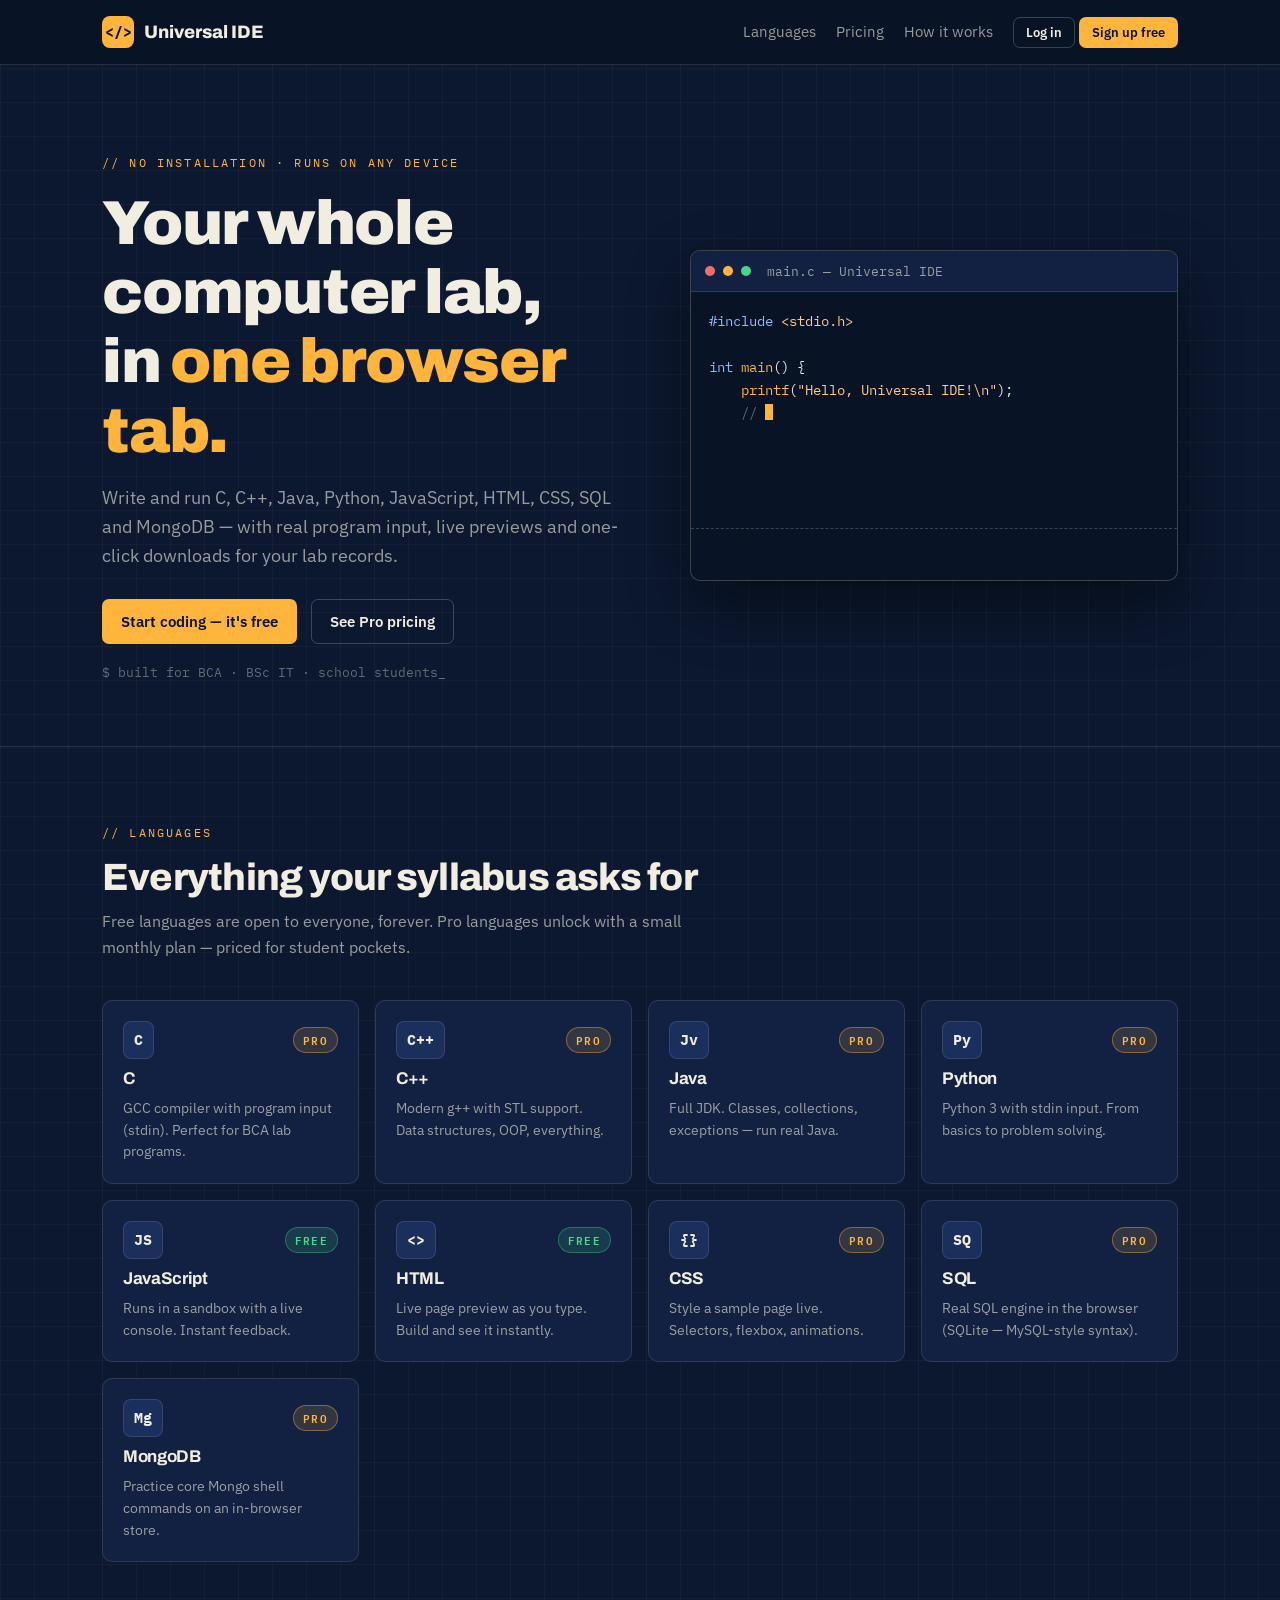
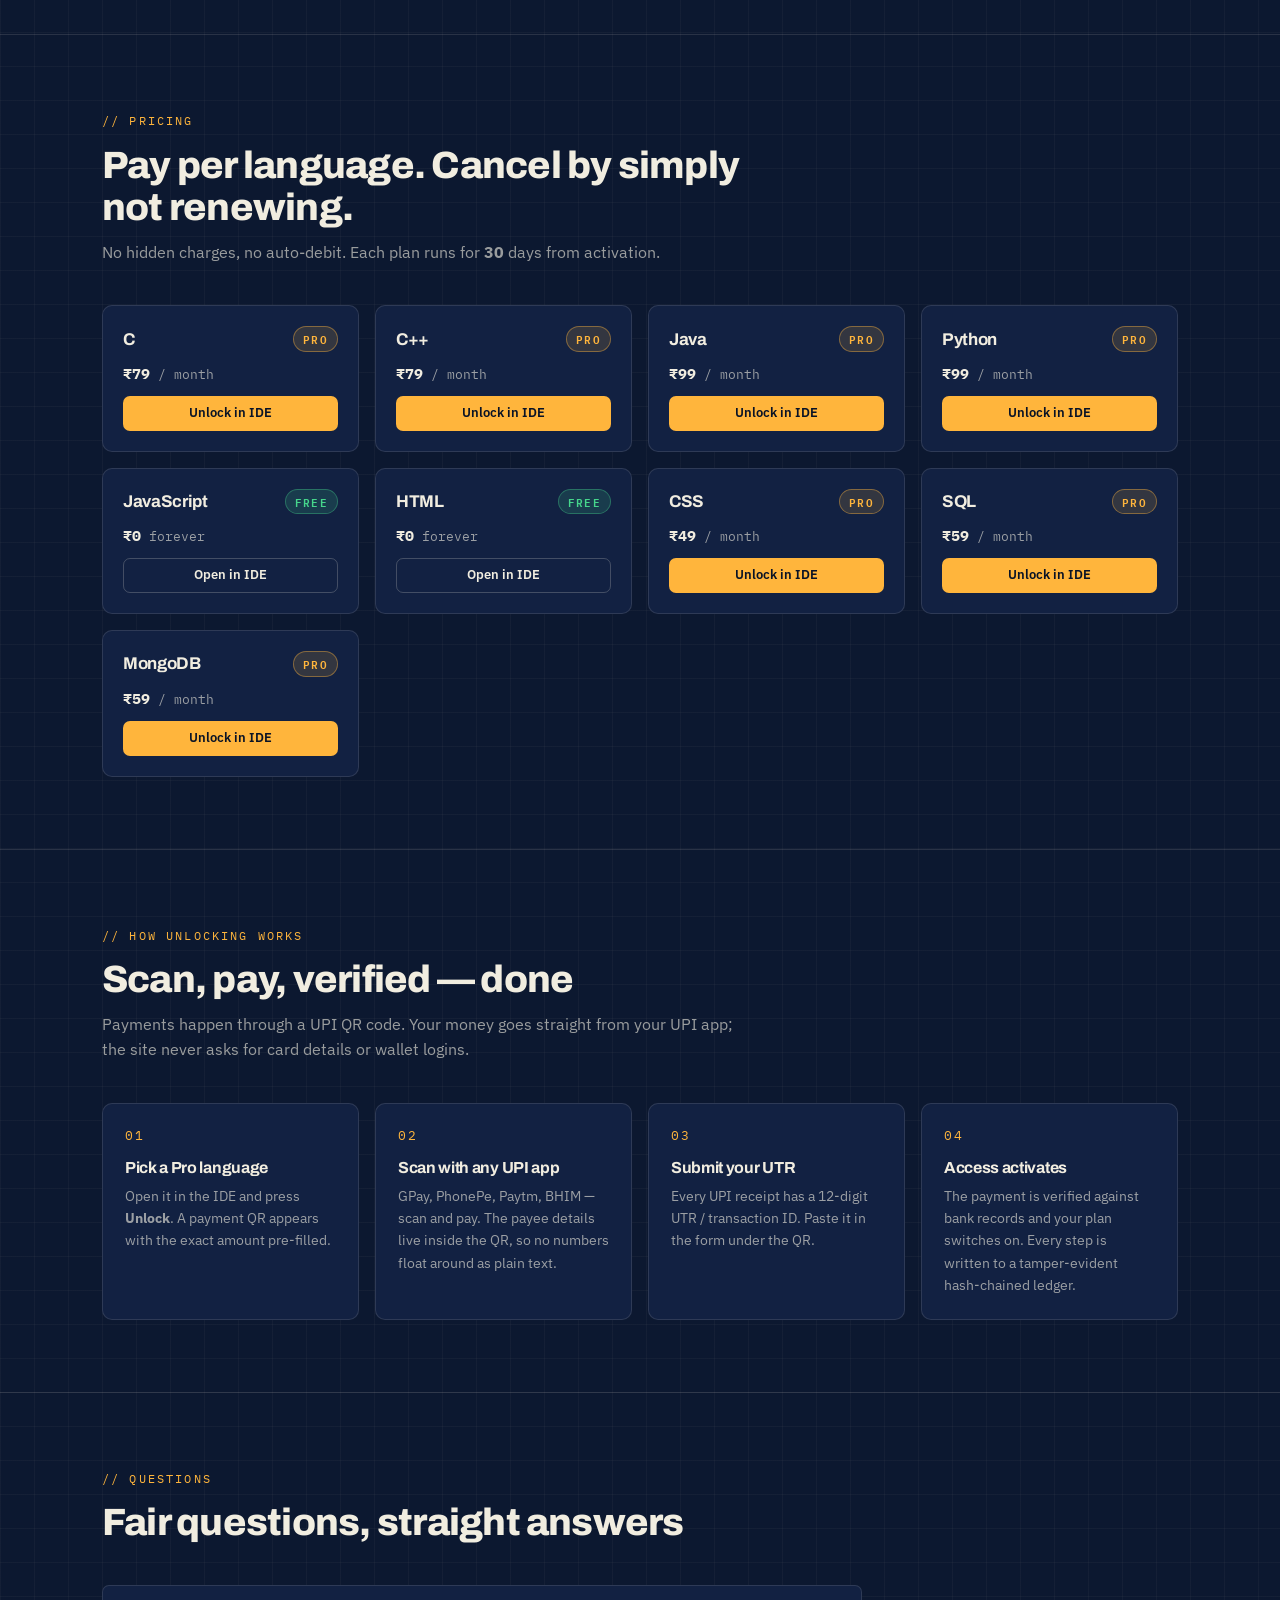
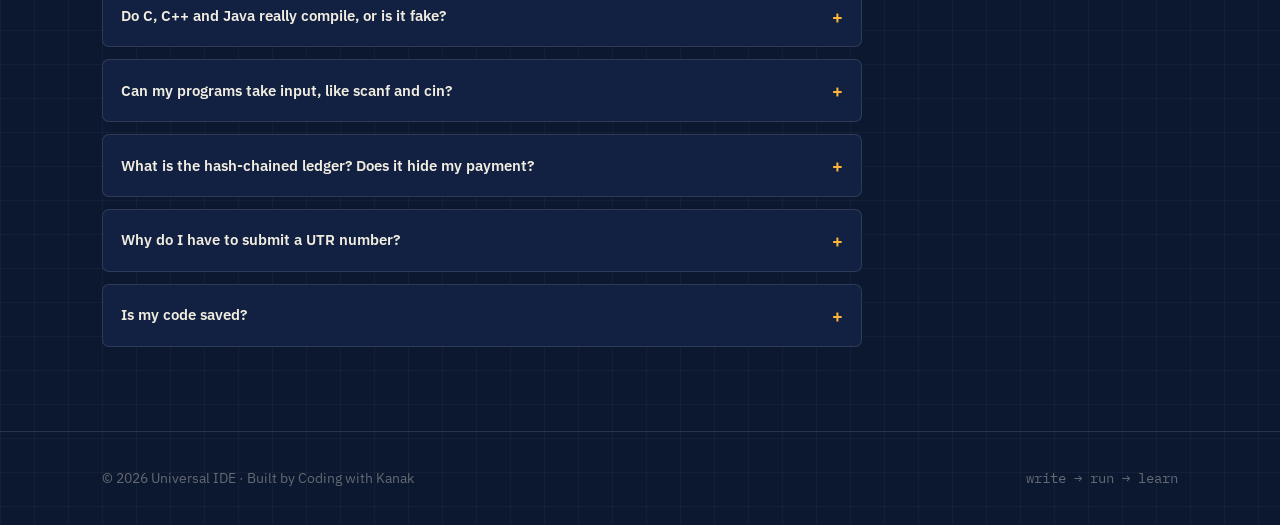
<file: index.html>
<!DOCTYPE html>
<html lang="en">
<head>
<meta charset="UTF-8">
<meta name="viewport" content="width=device-width, initial-scale=1.0">
<title>Universal IDE — write, run and learn code in your browser</title>
<meta name="description" content="A browser IDE for students. C, C++, Java, Python, JavaScript, HTML, CSS, SQL and MongoDB — no installation, runs on any device.">
<link rel="preconnect" href="https://fonts.googleapis.com">
<link rel="preconnect" href="https://fonts.gstatic.com" crossorigin>
<link href="https://fonts.googleapis.com/css2?family=Archivo:wght@600;700;800;900&family=IBM+Plex+Sans:wght@400;500;600&family=IBM+Plex+Mono:wght@400;500;700&display=swap" rel="stylesheet">
<link rel="stylesheet" href="css/style.css">
</head>
<body class="grid-bg">

<header class="site-header">
  <div class="container inner">
    <a class="brand" href="index.html"><span class="logo">&lt;/&gt;</span>Universal IDE</a>
    <nav class="nav-links">
      <a href="#languages" class="hide-m">Languages</a>
      <a href="#pricing" class="hide-m">Pricing</a>
      <a href="#how-pay" class="hide-m">How it works</a>
      <span data-auth="out">
        <button class="btn btn-ghost btn-sm" data-open-auth="login">Log in</button>
        <button class="btn btn-primary btn-sm" data-open-auth="signup">Sign up free</button>
      </span>
      <span data-auth="in" style="display:none">
        <span class="mono" style="color:var(--paper-dim);font-size:13px">Hi, <b id="navUserName" style="color:var(--paper)"></b></span>
        <a class="btn btn-primary btn-sm" href="ide.html" style="margin:0 8px">Open IDE</a>
        <button class="btn btn-ghost btn-sm" data-logout>Log out</button>
      </span>
    </nav>
  </div>
</header>

<!-- ================= HERO ================= -->
<section class="hero">
  <div class="container inner">
    <div>
      <span class="eyebrow">// no installation · runs on any device</span>
      <h1>Your whole computer lab,<br>in <span class="accent">one browser tab.</span></h1>
      <p class="lede">Write and run C, C++, Java, Python, JavaScript, HTML, CSS, SQL and MongoDB — with real program input, live previews and one-click downloads for your lab records.</p>
      <div class="hero-ctas">
        <a class="btn btn-primary" href="ide.html">Start coding — it's free</a>
        <a class="btn btn-ghost" href="#pricing">See Pro pricing</a>
      </div>
      <p class="hero-note">$ built for BCA · BSc IT · school students_</p>
    </div>

    <!-- signature: self-typing editor -->
    <div class="editor-card" aria-hidden="true">
      <div class="titlebar">
        <span class="dot" style="background:#F26D6D"></span>
        <span class="dot" style="background:#FFB53C"></span>
        <span class="dot" style="background:#46D68C"></span>
        <span style="margin-left:8px">main.c — Universal IDE</span>
      </div>
      <pre id="typeTarget"></pre>
      <div class="out" id="typeOut"></div>
    </div>
  </div>
</section>

<!-- ================= LANGUAGES ================= -->
<section class="section" id="languages">
  <div class="container">
    <div class="section-head">
      <span class="eyebrow">// languages</span>
      <h2>Everything your syllabus asks for</h2>
      <p>Free languages are open to everyone, forever. Pro languages unlock with a small monthly plan — priced for student pockets.</p>
    </div>
    <div class="lang-grid" id="langGrid"></div>
  </div>
</section>

<!-- ================= PRICING ================= -->
<section class="section" id="pricing">
  <div class="container">
    <div class="section-head">
      <span class="eyebrow">// pricing</span>
      <h2>Pay per language. Cancel by simply not renewing.</h2>
      <p>No hidden charges, no auto-debit. Each plan runs for <b id="planDaysTxt">30</b> days from activation.</p>
    </div>
    <div class="lang-grid" id="priceGrid"></div>
  </div>
</section>

<!-- ================= PAYMENT FLOW ================= -->
<section class="section" id="how-pay">
  <div class="container">
    <div class="section-head">
      <span class="eyebrow">// how unlocking works</span>
      <h2>Scan, pay, verified — done</h2>
      <p>Payments happen through a UPI QR code. Your money goes straight from your UPI app; the site never asks for card details or wallet logins.</p>
    </div>
    <div class="steps">
      <div class="step"><h3>Pick a Pro language</h3><p>Open it in the IDE and press <b>Unlock</b>. A payment QR appears with the exact amount pre-filled.</p></div>
      <div class="step"><h3>Scan with any UPI app</h3><p>GPay, PhonePe, Paytm, BHIM — scan and pay. The payee details live inside the QR, so no numbers float around as plain text.</p></div>
      <div class="step"><h3>Submit your UTR</h3><p>Every UPI receipt has a 12-digit UTR / transaction ID. Paste it in the form under the QR.</p></div>
      <div class="step"><h3>Access activates</h3><p>The payment is verified against bank records and your plan switches on. Every step is written to a tamper-evident hash-chained ledger.</p></div>
    </div>
  </div>
</section>

<!-- ================= FAQ ================= -->
<section class="section">
  <div class="container">
    <div class="section-head">
      <span class="eyebrow">// questions</span>
      <h2>Fair questions, straight answers</h2>
    </div>
    <div class="faq">
      <details>
        <summary>Do C, C++ and Java really compile, or is it fake?</summary>
        <div class="body">Really compile. Code is sent to an open execution service (Piston) that runs real GCC and the JDK, then the output — including compiler errors — comes back to your screen. You need internet for these languages.</div>
      </details>
      <details>
        <summary>Can my programs take input, like scanf and cin?</summary>
        <div class="body">Yes. There is a Program Input box under the editor — whatever you type there is fed to your program as standard input, exactly like typing into a terminal.</div>
      </details>
      <details>
        <summary>What is the hash-chained ledger? Does it hide my payment?</summary>
        <div class="body">No — and be careful of anyone who claims otherwise. UPI payments always have a bank trail; that is what makes them safe. The ledger does something different: every payment event is chained with SHA-256 hashes, so if any record is edited later, verification fails. It proves records weren't tampered with. What stays private is simpler — the owner's number is never displayed on the site; it lives only inside the QR.</div>
      </details>
      <details>
        <summary>Why do I have to submit a UTR number?</summary>
        <div class="body">The UTR (a 12-digit ID on every UPI receipt) is how your payment is matched to your account and verified against the bank statement before your plan activates. It usually takes a few hours at most.</div>
      </details>
      <details>
        <summary>Is my code saved?</summary>
        <div class="body">Your code auto-saves in your browser per language, and you can download any file with one click — handy for lab record submissions.</div>
      </details>
    </div>
  </div>
</section>

<footer class="site-footer">
  <div class="container inner">
    <span>© <span id="yr"></span> Universal IDE · Built by Coding with Kanak</span>
    <span class="mono">write → run → learn</span>
  </div>
</footer>

<!-- ================= AUTH MODAL ================= -->
<div class="modal-backdrop" id="authModal">
  <div class="modal">
    <button class="x" onclick="UIDE.closeModal('authModal')" aria-label="Close">×</button>
    <h3>Welcome</h3>
    <p class="sub">One account works across every language.</p>
    <div style="display:flex;gap:8px;margin-bottom:18px">
      <button id="tabLogin" class="btn btn-primary btn-sm" onclick="switchAuthTab('login')">Log in</button>
      <button id="tabSignup" class="btn btn-ghost btn-sm" onclick="switchAuthTab('signup')">Sign up</button>
    </div>

    <form id="loginForm">
      <div class="field"><label>Email</label><input name="email" type="email" required autocomplete="email"></div>
      <div class="field"><label>Password</label><input name="password" type="password" required autocomplete="current-password"></div>
      <div class="form-err" id="loginErr"></div>
      <button class="btn btn-primary" style="width:100%">Log in</button>
    </form>

    <form id="signupForm" style="display:none">
      <div class="field"><label>Full name</label><input name="name" type="text" required autocomplete="name"></div>
      <div class="field"><label>Email</label><input name="email" type="email" required autocomplete="email"></div>
      <div class="field"><label>Password (min 6 characters)</label><input name="password" type="password" required minlength="6" autocomplete="new-password"></div>
      <div class="form-err" id="signupErr"></div>
      <button class="btn btn-primary" style="width:100%">Create free account</button>
    </form>
  </div>
</div>

<script src="js/core.js"></script>
<script>
document.addEventListener('DOMContentLoaded', () => {
  document.getElementById('yr').textContent = new Date().getFullYear();
  const s = UIDE.getSettings();
  document.getElementById('planDaysTxt').textContent = s.planDays || 30;

  /* language + pricing grids from live settings */
  const langGrid = document.getElementById('langGrid');
  const priceGrid = document.getElementById('priceGrid');
  for (const l of s.languages) {
    langGrid.insertAdjacentHTML('beforeend', `
      <div class="lang-card">
        <div class="top"><span class="glyph">${UIDE.esc(l.glyph)}</span>
          ${l.free ? '<span class="chip chip-free">Free</span>' : '<span class="chip chip-pro">Pro</span>'}</div>
        <h3>${UIDE.esc(l.name)}</h3>
        <p class="desc">${UIDE.esc(l.desc)}</p>
      </div>`);
    priceGrid.insertAdjacentHTML('beforeend', `
      <div class="lang-card">
        <div class="top"><h3>${UIDE.esc(l.name)}</h3>
          ${l.free ? '<span class="chip chip-free">Free</span>' : '<span class="chip chip-pro">Pro</span>'}</div>
        <p class="price">${l.free ? '<b>₹0</b> forever' : '<b>' + UIDE.inr(l.price) + '</b> / month'}</p>
        <a class="btn ${l.free ? 'btn-ghost' : 'btn-primary'} btn-sm" href="ide.html" style="margin-top:auto">
          ${l.free ? 'Open in IDE' : 'Unlock in IDE'}</a>
      </div>`);
  }

  /* signature hero: self-typing C program */
  const CODE = [
    ['tok-k','#include'],[null,' '],['tok-s','<stdio.h>'],[null,'\n\n'],
    ['tok-k','int'],[null,' '],['tok-f','main'],[null,'() {\n    '],
    ['tok-f','printf'],[null,'('],['tok-s','"Hello, Universal IDE!\\n"'],[null,');\n    '],
    ['tok-c','// every language, one tab'],[null,'\n    '],
    ['tok-k','return'],[null,' 0;\n}']
  ];
  const target = document.getElementById('typeTarget');
  const outEl = document.getElementById('typeOut');
  const reduced = matchMedia('(prefers-reduced-motion: reduce)').matches;

  function renderInstant(){
    target.innerHTML = CODE.map(([c,t]) => c ? `<span class="${c}">${UIDE.esc(t)}</span>` : UIDE.esc(t)).join('');
    outEl.innerHTML = '$ ./main<br>Hello, Universal IDE!';
  }
  if (reduced) { renderInstant(); }
  else {
    let seg = 0, pos = 0, html = '';
    (function tick(){
      if (seg >= CODE.length) {
        target.innerHTML = html;
        setTimeout(() => { outEl.innerHTML = '$ ./main'; }, 350);
        setTimeout(() => { outEl.innerHTML = '$ ./main<br>Hello, Universal IDE!'; }, 900);
        return;
      }
      const [cls, text] = CODE[seg];
      pos++;
      const done = text.slice(0, pos);
      const cur = cls ? `<span class="${cls}">${UIDE.esc(done)}</span>` : UIDE.esc(done);
      target.innerHTML = html + cur + '<span class="caret"></span>';
      if (pos >= text.length) { html += cur; seg++; pos = 0; }
      setTimeout(tick, 26);
    })();
  }
});
</script>
</body>
</html>
</file>
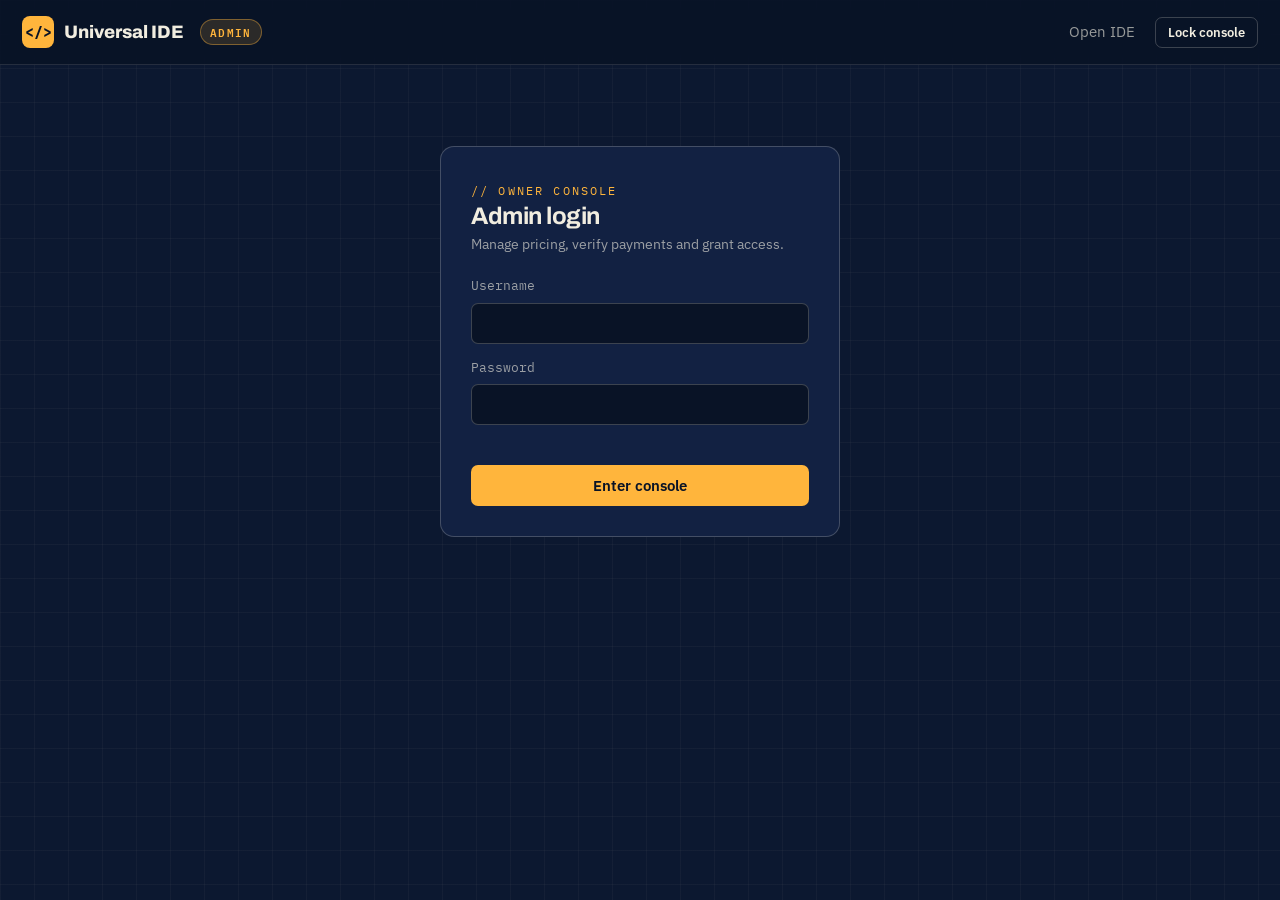
<file: admin.html>
<!DOCTYPE html>
<html lang="en">
<head>
<meta charset="UTF-8">
<meta name="viewport" content="width=device-width, initial-scale=1.0">
<title>Admin — Universal IDE</title>
<meta name="robots" content="noindex,nofollow">
<link rel="preconnect" href="https://fonts.googleapis.com">
<link rel="preconnect" href="https://fonts.gstatic.com" crossorigin>
<link href="https://fonts.googleapis.com/css2?family=Archivo:wght@700;800;900&family=IBM+Plex+Sans:wght@400;500;600&family=IBM+Plex+Mono:wght@400;500;700&display=swap" rel="stylesheet">
<link rel="stylesheet" href="css/style.css">
</head>
<body class="grid-bg">

<header class="site-header">
  <div class="container inner" style="max-width:100%">
    <a class="brand" href="index.html"><span class="logo">&lt;/&gt;</span>Universal IDE <span class="chip chip-pro" style="margin-left:6px">Admin</span></a>
    <nav class="nav-links">
      <a href="ide.html" class="hide-m">Open IDE</a>
      <button class="btn btn-ghost btn-sm" id="adminLogout">Lock console</button>
    </nav>
  </div>
</header>

<!-- ---------- login gate ---------- -->
<div id="adminLoginWrap">
  <div class="admin-login">
    <span class="eyebrow">// owner console</span>
    <h2>Admin login</h2>
    <p class="sub">Manage pricing, verify payments and grant access.</p>
    <form id="adminLoginForm">
      <div class="field"><label>Username</label><input name="username" required autocomplete="username"></div>
      <div class="field"><label>Password</label><input name="password" type="password" required autocomplete="current-password"></div>
      <div class="form-err" id="adminErr"></div>
      <button class="btn btn-primary" style="width:100%">Enter console</button>
    </form>
  </div>
</div>

<!-- ---------- console ---------- -->
<div class="admin-shell" id="adminShell" style="display:none">
  <nav class="admin-nav">
    <button data-tab="dash" class="active">▦ Dashboard</button>
    <button data-tab="langs">⌨ Languages</button>
    <button data-tab="pays">₹ Payments</button>
    <button data-tab="users">👥 Users</button>
    <button data-tab="ledger">⛓ Ledger</button>
    <button data-tab="settings">⚙ Settings</button>
  </nav>

  <div class="admin-body">

    <!-- DASHBOARD -->
    <section class="admin-tab" id="tab-dash">
      <h2>Dashboard</h2>
      <p class="sub">A quick pulse of the whole platform.</p>
      <div class="stat-grid">
        <div class="stat"><div class="k">Students</div><div class="v" id="stUsers">0</div></div>
        <div class="stat"><div class="k">Active subscriptions</div><div class="v green" id="stSubs">0</div></div>
        <div class="stat"><div class="k">Pending payments</div><div class="v gold" id="stPending">0</div></div>
        <div class="stat"><div class="k">Approved revenue</div><div class="v gold" id="stRevenue">₹0</div></div>
      </div>
      <h3 style="margin:6px 0 12px;font-size:16px">Recent payments</h3>
      <table class="tbl">
        <thead><tr><th>User</th><th>Language</th><th>Amount</th><th>Status</th><th>When</th></tr></thead>
        <tbody id="dashRecent"></tbody>
      </table>
    </section>

    <!-- LANGUAGES -->
    <section class="admin-tab" id="tab-langs" style="display:none">
      <h2>Languages</h2>
      <p class="sub">Flip any language between Free and Paid, and set its monthly price. Changes apply instantly across the site.</p>
      <table class="tbl">
        <thead><tr><th>Language</th><th>Free?</th><th>Price (₹/month)</th><th>Currently</th></tr></thead>
        <tbody id="langRows"></tbody>
      </table>
    </section>

    <!-- PAYMENTS -->
    <section class="admin-tab" id="tab-pays" style="display:none">
      <h2>Payments</h2>
      <p class="sub">Match each UTR against your UPI app / bank statement, then approve. Approving activates the plan immediately.</p>
      <table class="tbl">
        <thead><tr><th>User</th><th>Language</th><th>Amount</th><th>UTR</th><th>Submitted</th><th>Status</th><th>Action</th></tr></thead>
        <tbody id="payRows"></tbody>
      </table>
    </section>

    <!-- USERS -->
    <section class="admin-tab" id="tab-users" style="display:none">
      <h2>Users</h2>
      <p class="sub">Grant free access to any student for any duration — for toppers, friends, or promotions.</p>

      <form id="grantForm" style="display:flex;gap:10px;flex-wrap:wrap;align-items:flex-end;margin-bottom:22px">
        <div class="field" style="margin:0;min-width:220px"><label>Student</label><select id="grantUser"></select></div>
        <div class="field" style="margin:0;min-width:160px"><label>Language</label><select id="grantLang"></select></div>
        <div class="field" style="margin:0;width:110px"><label>Days</label><input id="grantDays" type="number" min="1" value="7"></div>
        <button class="btn btn-primary">Grant free access</button>
      </form>

      <table class="tbl">
        <thead><tr><th>Student</th><th>Joined</th><th>Active plans</th><th>Actions</th></tr></thead>
        <tbody id="userRows"></tbody>
      </table>
    </section>

    <!-- LEDGER -->
    <section class="admin-tab" id="tab-ledger" style="display:none">
      <h2>Payment ledger</h2>
      <p class="sub">Every payment event is a block chained by SHA-256 hashes — edit anything and verification breaks. <b><span id="chainCount">0</span></b> block(s) recorded.</p>
      <div style="display:flex;gap:12px;align-items:center;margin-bottom:16px;flex-wrap:wrap">
        <button class="btn btn-primary btn-sm" id="verifyChainBtn">Verify chain integrity</button>
        <span id="verifyResult"></span>
      </div>
      <div id="chainBlocks"></div>
    </section>

    <!-- SETTINGS -->
    <section class="admin-tab" id="tab-settings" style="display:none">
      <h2>Settings</h2>
      <p class="sub">The UPI ID below is embedded into payment QR codes only — it is never printed on any public page.</p>
      <form id="settingsForm" style="max-width:440px">
        <div class="field">
          <label>UPI ID (VPA) — e.g. 7257864300@ybl / name@paytm</label>
          <input name="upiVpa" required>
        </div>
        <div class="field"><label>Payee name (shows in the payer's UPI app)</label><input name="payeeName" required></div>
        <div class="field"><label>Plan duration (days per payment)</label><input name="planDays" type="number" min="1" required></div>
        <button class="btn btn-primary">Save settings</button>
      </form>
    </section>

  </div>
</div>

<script src="js/core.js"></script>
<script src="js/admin.js"></script>
</body>
</html>
</file>
<file: css/style.css>
/* ============================================================
   UNIVERSAL IDE — design system
   Palette: deep ink-navy canvas (a nod to the classic Turbo C++
   blue), aged-paper text, marigold accent for PRO/CTA,
   green reserved for "run/success" semantics only.
   Type: Archivo (display) · IBM Plex Sans (body) · IBM Plex Mono (code/labels)
   ============================================================ */

:root{
  --navy-950:#091326;
  --navy-900:#0C1830;
  --navy-800:#122142;
  --navy-700:#1B2F5C;
  --navy-650:#22396E;
  --paper:#F1EDE0;
  --paper-dim:rgba(241,237,224,.62);
  --paper-faint:rgba(241,237,224,.38);
  --line:rgba(241,237,224,.12);
  --line-strong:rgba(241,237,224,.22);
  --marigold:#FFB53C;
  --marigold-deep:#E89A18;
  --run:#46D68C;
  --danger:#F26D6D;
  --info:#6FB7FF;
  --radius:10px;
  --radius-sm:7px;
  --mono:'IBM Plex Mono',ui-monospace,Menlo,Consolas,monospace;
  --sans:'IBM Plex Sans',system-ui,Segoe UI,Roboto,sans-serif;
  --disp:'Archivo',var(--sans);
}

*{box-sizing:border-box;margin:0;padding:0}
html{scroll-behavior:smooth}
@media (prefers-reduced-motion:reduce){
  html{scroll-behavior:auto}
  *,*::before,*::after{animation-duration:.01ms!important;animation-iteration-count:1!important;transition-duration:.01ms!important}
}

body{
  font-family:var(--sans);
  background:var(--navy-900);
  color:var(--paper);
  font-size:16px;
  line-height:1.6;
  min-height:100vh;
}

/* engineering graph-paper grid on the canvas */
.grid-bg{
  background-image:
    linear-gradient(rgba(241,237,224,.035) 1px,transparent 1px),
    linear-gradient(90deg,rgba(241,237,224,.035) 1px,transparent 1px);
  background-size:34px 34px;
}

a{color:var(--marigold);text-decoration:none}
a:hover{text-decoration:underline}
::selection{background:var(--marigold);color:var(--navy-950)}

:focus-visible{outline:2px solid var(--marigold);outline-offset:2px;border-radius:4px}

h1,h2,h3{font-family:var(--disp);letter-spacing:-.02em;line-height:1.12}

.mono{font-family:var(--mono)}
.eyebrow{
  font-family:var(--mono);font-size:12px;letter-spacing:.18em;
  text-transform:uppercase;color:var(--marigold);
}

.container{max-width:1120px;margin:0 auto;padding:0 22px}

/* ---------- header ---------- */
.site-header{
  position:sticky;top:0;z-index:50;
  background:rgba(9,19,38,.86);backdrop-filter:blur(10px);
  border-bottom:1px solid var(--line);
}
.site-header .inner{
  display:flex;align-items:center;justify-content:space-between;
  height:64px;gap:16px;
}
.brand{display:flex;align-items:center;gap:10px;color:var(--paper);font-family:var(--disp);font-weight:800;font-size:18px}
.brand:hover{text-decoration:none}
.brand .logo{
  width:32px;height:32px;border-radius:8px;flex:0 0 auto;
  background:var(--marigold);color:var(--navy-950);
  display:grid;place-items:center;
  font-family:var(--mono);font-weight:700;font-size:15px;
}
.nav-links{display:flex;align-items:center;gap:20px}
.nav-links a{color:var(--paper-dim);font-size:14.5px}
.nav-links a:hover{color:var(--paper);text-decoration:none}

/* ---------- buttons ---------- */
.btn{
  display:inline-flex;align-items:center;justify-content:center;gap:8px;
  font-family:var(--sans);font-weight:600;font-size:14.5px;
  border-radius:var(--radius-sm);border:1px solid transparent;
  padding:10px 18px;cursor:pointer;transition:transform .12s ease,background .15s ease,border-color .15s ease;
  white-space:nowrap;
}
.btn:active{transform:translateY(1px)}
.btn-primary{background:var(--marigold);color:var(--navy-950)}
.btn-primary:hover{background:var(--marigold-deep);text-decoration:none}
.btn-ghost{background:transparent;color:var(--paper);border-color:var(--line-strong)}
.btn-ghost:hover{border-color:var(--paper-dim);text-decoration:none}
.btn-run{background:var(--run);color:#07301C;font-weight:700}
.btn-run:hover{filter:brightness(1.07)}
.btn-danger{background:transparent;color:var(--danger);border-color:rgba(242,109,109,.4)}
.btn-danger:hover{background:rgba(242,109,109,.12)}
.btn-sm{padding:6px 12px;font-size:13px}
.btn[disabled]{opacity:.5;cursor:not-allowed}

/* ---------- chips ---------- */
.chip{
  font-family:var(--mono);font-size:11px;letter-spacing:.12em;
  padding:3px 9px;border-radius:999px;text-transform:uppercase;font-weight:600;
}
.chip-free{background:rgba(70,214,140,.15);color:var(--run);border:1px solid rgba(70,214,140,.35)}
.chip-pro{background:rgba(255,181,60,.14);color:var(--marigold);border:1px solid rgba(255,181,60,.4)}
.chip-pending{background:rgba(111,183,255,.14);color:var(--info);border:1px solid rgba(111,183,255,.35)}
.chip-ok{background:rgba(70,214,140,.15);color:var(--run);border:1px solid rgba(70,214,140,.35)}
.chip-bad{background:rgba(242,109,109,.14);color:var(--danger);border:1px solid rgba(242,109,109,.35)}

/* ---------- hero ---------- */
.hero{padding:84px 0 64px;border-bottom:1px solid var(--line)}
.hero .inner{display:grid;grid-template-columns:1.05fr .95fr;gap:48px;align-items:center}
.hero h1{font-size:clamp(38px,5.4vw,62px);font-weight:900;margin:14px 0 18px}
.hero h1 .accent{color:var(--marigold)}
.hero p.lede{color:var(--paper-dim);font-size:18px;max-width:52ch;margin-bottom:28px}
.hero-ctas{display:flex;gap:14px;flex-wrap:wrap}
.hero-note{margin-top:18px;font-family:var(--mono);font-size:12.5px;color:var(--paper-faint)}

/* animated editor card (signature) */
.editor-card{
  background:var(--navy-950);border:1px solid var(--line-strong);
  border-radius:var(--radius);overflow:hidden;
  box-shadow:0 24px 60px rgba(0,0,0,.45);
}
.editor-card .titlebar{
  display:flex;align-items:center;gap:8px;
  background:var(--navy-800);border-bottom:1px solid var(--line);
  padding:10px 14px;font-family:var(--mono);font-size:12.5px;color:var(--paper-dim);
}
.editor-card .dot{width:10px;height:10px;border-radius:50%}
.editor-card pre{
  font-family:var(--mono);font-size:13.5px;line-height:1.7;
  padding:18px;min-height:236px;white-space:pre-wrap;color:var(--paper);
}
.editor-card .out{
  border-top:1px dashed var(--line-strong);
  padding:12px 18px;font-family:var(--mono);font-size:13px;color:var(--run);
  min-height:52px;
}
.caret{display:inline-block;width:8px;height:16px;background:var(--marigold);vertical-align:-2px;animation:blink 1s steps(1) infinite}
@keyframes blink{50%{opacity:0}}
.tok-k{color:#8FB8FF}.tok-s{color:#FFC98A}.tok-f{color:var(--marigold)}.tok-c{color:var(--paper-faint)}

/* ---------- sections ---------- */
.section{padding:72px 0}
.section + .section{border-top:1px solid var(--line)}
.section-head{max-width:640px;margin-bottom:40px}
.section-head h2{font-size:clamp(26px,3.4vw,38px);font-weight:800;margin-top:12px}
.section-head p{color:var(--paper-dim);margin-top:10px}

/* language grid */
.lang-grid{display:grid;grid-template-columns:repeat(auto-fill,minmax(230px,1fr));gap:16px}
.lang-card{
  background:var(--navy-800);border:1px solid var(--line);border-radius:var(--radius);
  padding:20px;display:flex;flex-direction:column;gap:10px;
  transition:border-color .15s ease,transform .15s ease;
}
.lang-card:hover{border-color:var(--line-strong);transform:translateY(-2px)}
.lang-card .top{display:flex;align-items:center;justify-content:space-between}
.lang-card .glyph{
  font-family:var(--mono);font-weight:700;font-size:15px;
  background:var(--navy-700);border:1px solid var(--line);
  border-radius:8px;padding:6px 10px;color:var(--paper);
}
.lang-card h3{font-size:17px;font-weight:700}
.lang-card .desc{color:var(--paper-dim);font-size:13.5px;flex:1}
.lang-card .price{font-family:var(--mono);font-size:13px;color:var(--paper-dim)}
.lang-card .price b{color:var(--paper);font-size:15px}

/* steps (real sequence: pay flow) */
.steps{display:grid;grid-template-columns:repeat(auto-fit,minmax(220px,1fr));gap:16px;counter-reset:step}
.step{
  background:var(--navy-800);border:1px solid var(--line);border-radius:var(--radius);
  padding:22px;position:relative;counter-increment:step;
}
.step::before{
  content:counter(step,decimal-leading-zero);
  font-family:var(--mono);font-size:13px;color:var(--marigold);
  letter-spacing:.15em;display:block;margin-bottom:12px;
}
.step h3{font-size:16px;margin-bottom:8px}
.step p{color:var(--paper-dim);font-size:14px}

/* faq */
.faq{max-width:760px}
.faq details{border:1px solid var(--line);border-radius:var(--radius-sm);background:var(--navy-800);margin-bottom:12px;overflow:hidden}
.faq summary{cursor:pointer;padding:16px 18px;font-weight:600;font-size:15px;list-style:none;display:flex;justify-content:space-between;align-items:center}
.faq summary::after{content:'+';font-family:var(--mono);color:var(--marigold);font-size:18px}
.faq details[open] summary::after{content:'–'}
.faq .body{padding:0 18px 16px;color:var(--paper-dim);font-size:14.5px}

/* footer */
.site-footer{border-top:1px solid var(--line);padding:36px 0;color:var(--paper-faint);font-size:13.5px}
.site-footer .inner{display:flex;justify-content:space-between;gap:16px;flex-wrap:wrap}

/* ---------- modal ---------- */
.modal-backdrop{
  position:fixed;inset:0;background:rgba(5,10,22,.72);backdrop-filter:blur(4px);
  display:none;align-items:center;justify-content:center;z-index:100;padding:18px;
}
.modal-backdrop.open{display:flex}
.modal{
  width:100%;max-width:440px;background:var(--navy-800);
  border:1px solid var(--line-strong);border-radius:14px;
  padding:26px;position:relative;max-height:92vh;overflow:auto;
}
.modal h3{font-size:20px;margin-bottom:6px}
.modal .sub{color:var(--paper-dim);font-size:14px;margin-bottom:18px}
.modal .x{
  position:absolute;top:12px;right:12px;background:none;border:none;
  color:var(--paper-faint);font-size:22px;cursor:pointer;line-height:1;
}
.modal .x:hover{color:var(--paper)}

/* forms */
.field{margin-bottom:14px}
.field label{display:block;font-size:13px;color:var(--paper-dim);margin-bottom:6px;font-family:var(--mono)}
.field input,.field select,.field textarea{
  width:100%;background:var(--navy-950);border:1px solid var(--line-strong);
  color:var(--paper);border-radius:var(--radius-sm);padding:10px 12px;
  font-size:14.5px;font-family:var(--sans);
}
.field textarea{font-family:var(--mono);resize:vertical}
.field input:focus,.field select:focus,.field textarea:focus{outline:none;border-color:var(--marigold)}
.form-err{color:var(--danger);font-size:13px;min-height:18px;margin-bottom:8px}
.form-ok{color:var(--run);font-size:13px;min-height:18px;margin-bottom:8px}

/* toast */
#toast{
  position:fixed;bottom:24px;left:50%;transform:translateX(-50%) translateY(20px);
  background:var(--navy-700);border:1px solid var(--line-strong);color:var(--paper);
  padding:11px 18px;border-radius:999px;font-size:14px;opacity:0;pointer-events:none;
  transition:opacity .2s ease,transform .2s ease;z-index:200;max-width:90vw;text-align:center;
}
#toast.show{opacity:1;transform:translateX(-50%) translateY(0)}

/* ============================================================
   IDE PAGE
   ============================================================ */
.ide-shell{display:grid;grid-template-columns:236px 1fr;height:calc(100vh - 64px)}
.ide-side{
  border-right:1px solid var(--line);background:var(--navy-950);
  overflow-y:auto;padding:14px 10px;
}
.ide-side .group-label{
  font-family:var(--mono);font-size:11px;letter-spacing:.16em;color:var(--paper-faint);
  text-transform:uppercase;padding:10px 10px 6px;
}
.lang-item{
  display:flex;align-items:center;justify-content:space-between;gap:8px;
  width:100%;text-align:left;background:none;border:1px solid transparent;
  color:var(--paper-dim);padding:9px 10px;border-radius:8px;cursor:pointer;
  font-size:14px;font-family:var(--sans);
}
.lang-item:hover{background:var(--navy-800);color:var(--paper)}
.lang-item.active{background:var(--navy-700);color:var(--paper);border-color:var(--line)}
.lang-item .nm{display:flex;align-items:center;gap:9px}
.lang-item .glyph{font-family:var(--mono);font-size:12px;font-weight:700;color:var(--marigold);width:30px}
.lang-item .lock{font-size:12px}

.ide-main{display:flex;flex-direction:column;min-width:0}
.ide-toolbar{
  display:flex;align-items:center;gap:10px;padding:10px 14px;
  border-bottom:1px solid var(--line);background:var(--navy-900);flex-wrap:wrap;
}
.ide-toolbar .fname{font-family:var(--mono);font-size:13px;color:var(--paper-dim);margin-right:auto}
.ide-panes{display:grid;grid-template-columns:1fr 1fr;flex:1;min-height:0}
.pane{display:flex;flex-direction:column;min-width:0;min-height:0}
.pane + .pane{border-left:1px solid var(--line)}
.pane-head{
  font-family:var(--mono);font-size:11.5px;letter-spacing:.14em;text-transform:uppercase;
  color:var(--paper-faint);padding:8px 14px;border-bottom:1px solid var(--line);
  display:flex;justify-content:space-between;align-items:center;background:var(--navy-950);
}
.pane-body{flex:1;min-height:0;position:relative;overflow:auto;background:var(--navy-950)}
.CodeMirror{height:100%;font-family:var(--mono);font-size:14px;background:var(--navy-950)!important}
.CodeMirror-gutters{background:var(--navy-950)!important;border-right:1px solid var(--line)!important}

#stdinWrap{border-top:1px solid var(--line);background:var(--navy-950);padding:8px 14px;display:none}
#stdinWrap label{font-family:var(--mono);font-size:11px;color:var(--paper-faint);letter-spacing:.12em;text-transform:uppercase}
#stdin{
  width:100%;background:var(--navy-900);border:1px solid var(--line);color:var(--paper);
  border-radius:6px;font-family:var(--mono);font-size:13px;padding:8px;margin-top:6px;resize:vertical;
}

#output{
  font-family:var(--mono);font-size:13.5px;line-height:1.65;padding:14px;
  white-space:pre-wrap;word-break:break-word;color:var(--paper);
}
#output .err{color:var(--danger)}
#output .ok{color:var(--run)}
#output .dim{color:var(--paper-faint)}
#output table{border-collapse:collapse;margin:10px 0;font-size:13px}
#output th,#output td{border:1px solid var(--line-strong);padding:5px 10px}
#output th{background:var(--navy-800);color:var(--marigold);font-weight:600}
#previewFrame{width:100%;height:100%;border:0;background:#fff;display:none}

/* lock overlay */
.lock-overlay{
  position:absolute;inset:0;display:flex;flex-direction:column;gap:14px;
  align-items:center;justify-content:center;text-align:center;
  background:rgba(9,19,38,.9);backdrop-filter:blur(3px);z-index:5;padding:24px;
}
.lock-overlay .big{font-size:38px}
.lock-overlay h3{font-size:20px}
.lock-overlay p{color:var(--paper-dim);font-size:14px;max-width:38ch}

/* pay modal internals */
.qr-box{
  background:#fff;border-radius:12px;padding:14px;width:212px;height:212px;
  margin:0 auto 8px;display:grid;place-items:center;
}
.pay-amount{
  text-align:center;font-family:var(--mono);font-size:15px;color:var(--paper);
  margin-bottom:14px;
}
.pay-amount b{color:var(--marigold);font-size:20px}
.pay-steps{font-size:13.5px;color:var(--paper-dim);margin:0 0 16px;padding-left:18px}
.pay-steps li{margin-bottom:5px}
.ledger-note{
  display:flex;gap:8px;align-items:flex-start;background:var(--navy-950);
  border:1px dashed var(--line-strong);border-radius:8px;padding:10px 12px;
  font-size:12.5px;color:var(--paper-faint);margin-bottom:14px;
}

/* ============================================================
   ADMIN
   ============================================================ */
.admin-shell{display:grid;grid-template-columns:216px 1fr;min-height:calc(100vh - 64px)}
.admin-nav{border-right:1px solid var(--line);background:var(--navy-950);padding:16px 10px}
.admin-nav button{
  display:flex;width:100%;gap:10px;align-items:center;background:none;border:1px solid transparent;
  color:var(--paper-dim);padding:10px 12px;border-radius:8px;cursor:pointer;font-size:14px;
  font-family:var(--sans);text-align:left;margin-bottom:4px;
}
.admin-nav button:hover{background:var(--navy-800);color:var(--paper)}
.admin-nav button.active{background:var(--navy-700);color:var(--paper);border-color:var(--line)}
.admin-body{padding:26px;overflow-x:auto}
.admin-body h2{font-size:22px;margin-bottom:4px}
.admin-body .sub{color:var(--paper-dim);font-size:14px;margin-bottom:22px}

.stat-grid{display:grid;grid-template-columns:repeat(auto-fit,minmax(170px,1fr));gap:14px;margin-bottom:26px}
.stat{
  background:var(--navy-800);border:1px solid var(--line);border-radius:var(--radius);padding:18px;
}
.stat .k{font-family:var(--mono);font-size:11.5px;letter-spacing:.14em;text-transform:uppercase;color:var(--paper-faint)}
.stat .v{font-family:var(--disp);font-size:30px;font-weight:800;margin-top:6px}
.stat .v.gold{color:var(--marigold)}
.stat .v.green{color:var(--run)}

.tbl{width:100%;border-collapse:collapse;font-size:14px;background:var(--navy-800);border:1px solid var(--line);border-radius:var(--radius);overflow:hidden}
.tbl th{
  text-align:left;font-family:var(--mono);font-size:11.5px;letter-spacing:.12em;
  text-transform:uppercase;color:var(--paper-faint);padding:11px 14px;
  border-bottom:1px solid var(--line-strong);background:var(--navy-950);
}
.tbl td{padding:11px 14px;border-bottom:1px solid var(--line);vertical-align:middle}
.tbl tr:last-child td{border-bottom:0}
.tbl .mono{font-size:12.5px;color:var(--paper-dim)}
.tbl input[type=number]{
  width:86px;background:var(--navy-950);border:1px solid var(--line-strong);
  color:var(--paper);border-radius:6px;padding:6px 8px;font-family:var(--mono);
}

.switch{position:relative;display:inline-block;width:42px;height:23px;flex:0 0 auto}
.switch input{opacity:0;width:0;height:0}
.switch .track{
  position:absolute;cursor:pointer;inset:0;background:var(--navy-700);
  border:1px solid var(--line-strong);border-radius:999px;transition:.15s;
}
.switch .track::before{
  content:'';position:absolute;height:15px;width:15px;left:3px;top:3px;
  background:var(--paper-dim);border-radius:50%;transition:.15s;
}
.switch input:checked + .track{background:rgba(70,214,140,.3);border-color:var(--run)}
.switch input:checked + .track::before{transform:translateX(19px);background:var(--run)}

.chain-block{
  background:var(--navy-950);border:1px solid var(--line);border-radius:var(--radius-sm);
  padding:12px 14px;font-family:var(--mono);font-size:12px;color:var(--paper-dim);
  margin-bottom:10px;overflow-x:auto;
}
.chain-block .h{color:var(--marigold);word-break:break-all}
.chain-block .ph{color:var(--paper-faint);word-break:break-all}
.verify-ok{color:var(--run);font-weight:600}
.verify-bad{color:var(--danger);font-weight:600}

.admin-login{max-width:400px;margin:9vh auto 0;background:var(--navy-800);border:1px solid var(--line-strong);border-radius:14px;padding:30px}
.admin-login h2{margin-bottom:4px}
.admin-login .sub{color:var(--paper-dim);font-size:14px;margin-bottom:20px}

/* ---------- responsive ---------- */
@media (max-width:920px){
  .hero .inner{grid-template-columns:1fr}
  .ide-shell{grid-template-columns:1fr;height:auto}
  .ide-side{display:flex;overflow-x:auto;border-right:0;border-bottom:1px solid var(--line);padding:8px}
  .ide-side .group-label{display:none}
  .lang-item{white-space:nowrap;width:auto}
  .ide-panes{grid-template-columns:1fr;grid-template-rows:minmax(320px,52vh) minmax(220px,40vh)}
  .pane + .pane{border-left:0;border-top:1px solid var(--line)}
  .admin-shell{grid-template-columns:1fr}
  .admin-nav{display:flex;overflow-x:auto;border-right:0;border-bottom:1px solid var(--line)}
  .admin-nav button{white-space:nowrap;width:auto;margin-bottom:0}
  .nav-links{gap:12px}
  .nav-links .hide-m{display:none}
}
</file>
